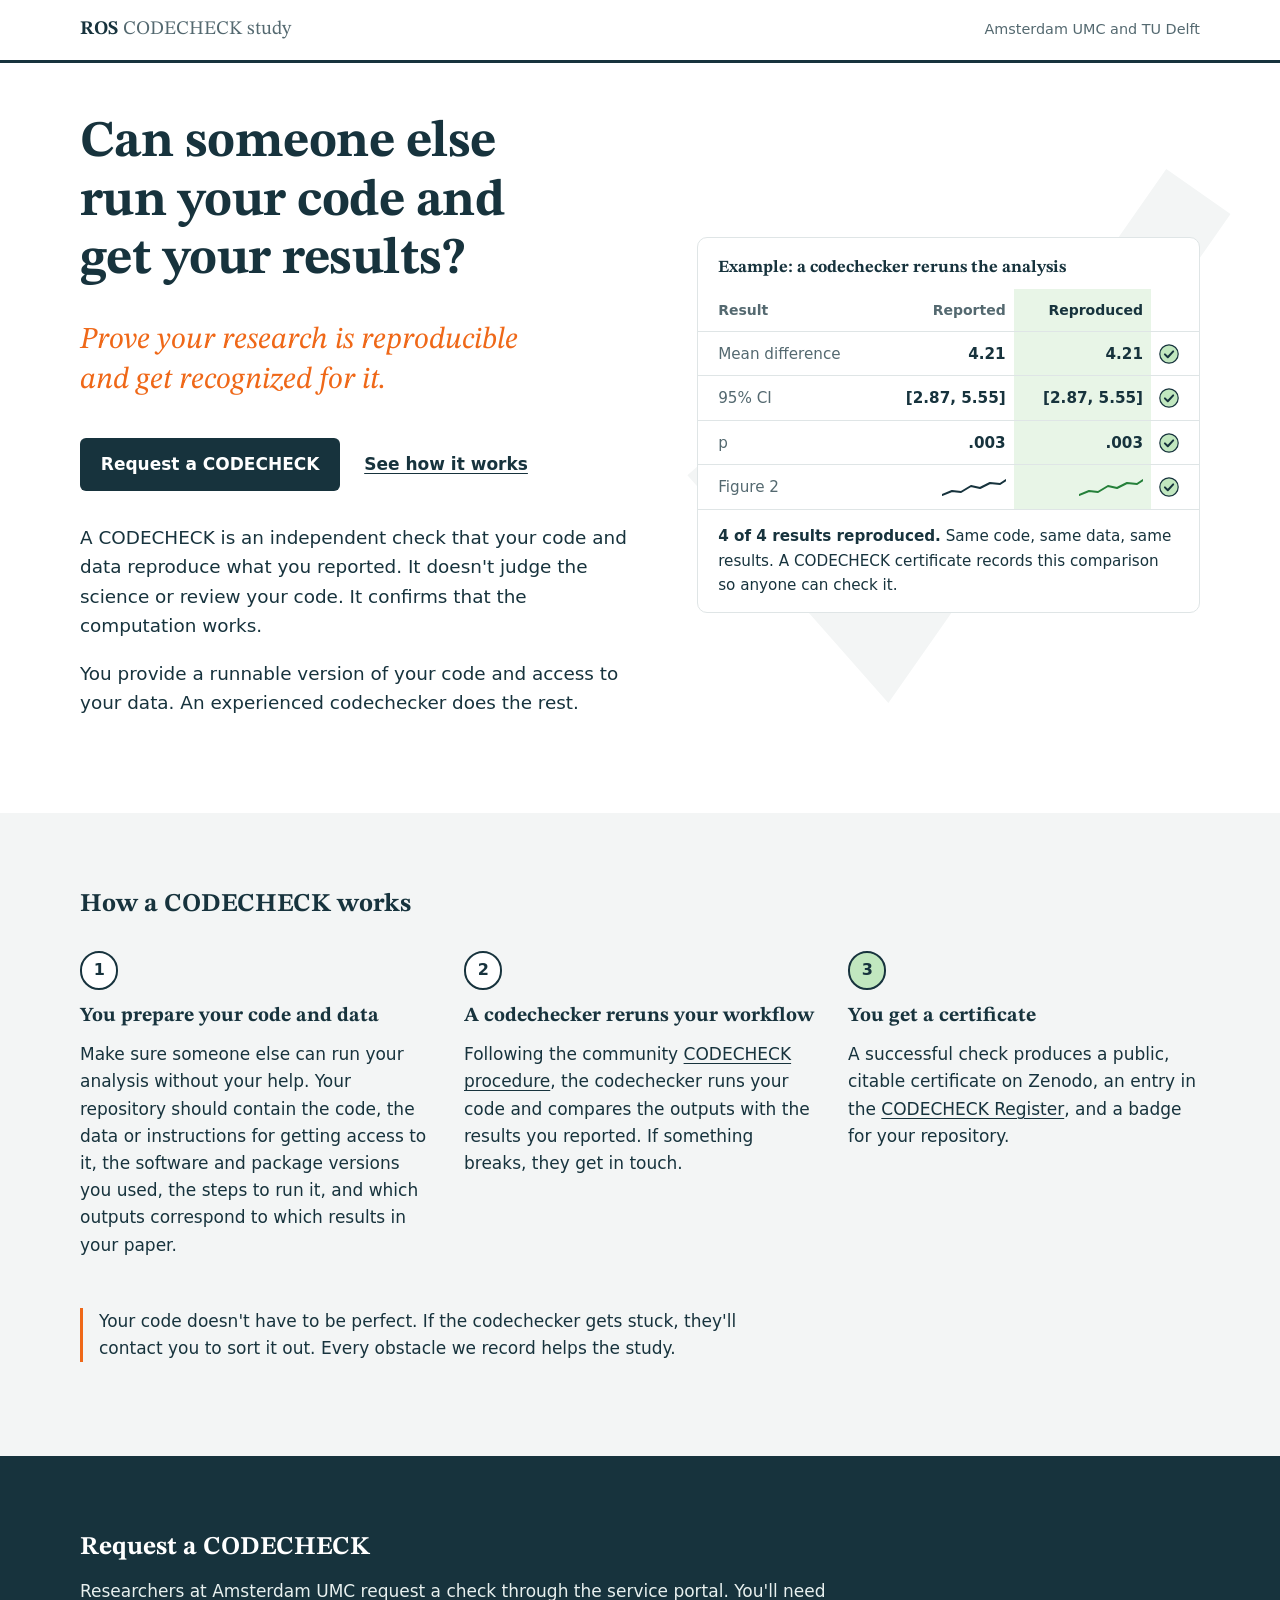
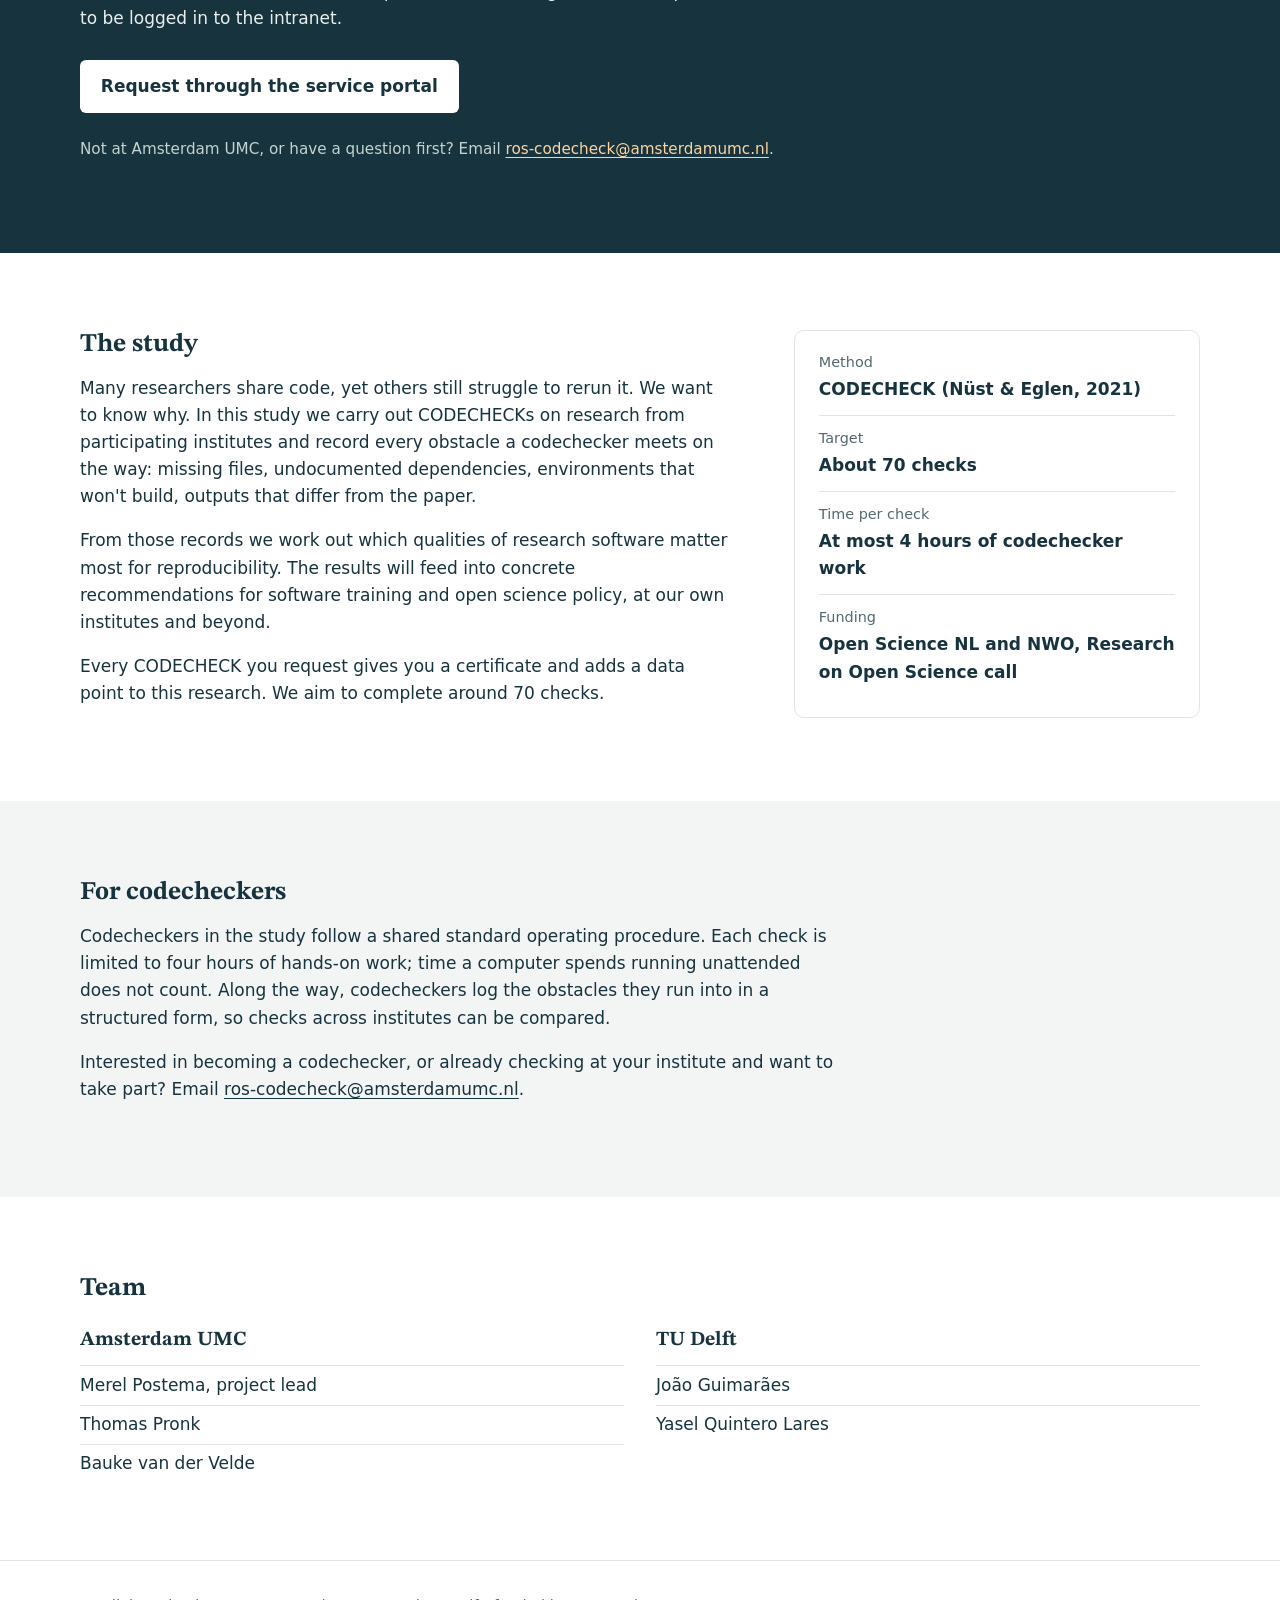
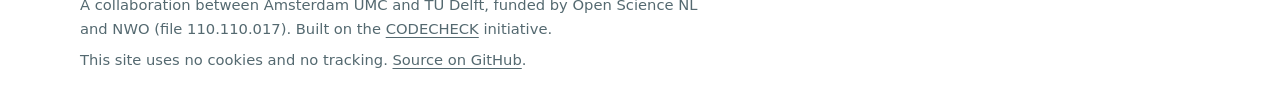
<file: index.html>
<!doctype html>
<html lang="en">
<head>
  <meta charset="utf-8">
  <meta name="viewport" content="width=device-width, initial-scale=1">
  <title>Get your code checked | ROS CODECHECK study</title>
  <meta name="description" content="Request a CODECHECK and help a funded study find out which software qualities make research reproducible. Amsterdam UMC and TU Delft.">
  <link rel="stylesheet" href="assets/style.css?v=10">
  <link rel="icon" href="assets/favicon.svg" type="image/svg+xml">
</head>
<body>
  <a class="skip" href="#main">Skip to content</a>

  <header class="site-header">
    <div class="wrap header-inner">
      <a class="wordmark" href="./">ROS <span>CODECHECK study</span></a>
      <p class="header-org">Amsterdam UMC and TU Delft</p>
    </div>
  </header>

  <main id="main">
    <section class="hero">
      <div class="wrap hero-grid">
        <div class="hero-text">
          <h1>Can someone else run your code and get your results?</h1>
          <p class="subtitle">Prove your research is reproducible and get recognized for it.</p>
          <p class="actions">
            <a class="button" href="#request">Request a CODECHECK</a>
            <a class="text-link" href="#how">See how it works</a>
          </p>
          <p class="lede">A CODECHECK is an independent check that your code and data reproduce what you reported. It doesn't judge the science or review your code. It confirms that the computation works.</p>
          <p class="lede">You provide a runnable version of your code and access to your data. An experienced codechecker does the rest.</p>
        </div>

        <figure class="rerun" aria-labelledby="rerun-caption">
          <p class="rerun-title">Example: a codechecker reruns the analysis</p>
          <table>
            <thead>
              <tr>
                <th scope="col">Result</th>
                <th scope="col">Reported</th>
                <th scope="col" class="col-repro">Reproduced</th>
                <th scope="col"><span class="visually-hidden">Match</span></th>
              </tr>
            </thead>
            <tbody>
              <tr>
                <th scope="row">Mean difference</th>
                <td>4.21</td>
                <td class="col-repro">4.21</td>
                <td><svg class="tick" viewBox="0 0 20 20" role="img" aria-label="matches"><circle cx="10" cy="10" r="9.2"/><path d="M5.9 10.4l2.9 2.9 5.4-5.9"/></svg></td>
              </tr>
              <tr>
                <th scope="row">95% CI</th>
                <td>[2.87, 5.55]</td>
                <td class="col-repro">[2.87, 5.55]</td>
                <td><svg class="tick" viewBox="0 0 20 20" role="img" aria-label="matches"><circle cx="10" cy="10" r="9.2"/><path d="M5.9 10.4l2.9 2.9 5.4-5.9"/></svg></td>
              </tr>
              <tr>
                <th scope="row">p</th>
                <td>.003</td>
                <td class="col-repro">.003</td>
                <td><svg class="tick" viewBox="0 0 20 20" role="img" aria-label="matches"><circle cx="10" cy="10" r="9.2"/><path d="M5.9 10.4l2.9 2.9 5.4-5.9"/></svg></td>
              </tr>
              <tr>
                <th scope="row">Figure 2</th>
                <td class="spark"><svg viewBox="0 0 64 20" role="img" aria-label="line chart"><polyline points="0,17 10,13 19,14 29,8 38,10 48,5 58,6 64,2"/></svg></td>
                <td class="spark col-repro"><svg viewBox="0 0 64 20" role="img" aria-label="identical line chart"><polyline points="0,17 10,13 19,14 29,8 38,10 48,5 58,6 64,2"/></svg></td>
                <td><svg class="tick" viewBox="0 0 20 20" role="img" aria-label="matches"><circle cx="10" cy="10" r="9.2"/><path d="M5.9 10.4l2.9 2.9 5.4-5.9"/></svg></td>
              </tr>
            </tbody>
          </table>
          <figcaption id="rerun-caption"><strong>4 of 4 results reproduced.</strong> Same code, same data, same results. A CODECHECK certificate records this comparison so anyone can check it.</figcaption>
        </figure>
      </div>
    </section>

    <section id="how" class="band">
      <div class="wrap">
        <h2>How a CODECHECK works</h2>
        <ol class="steps">
          <li>
            <h3>You prepare your code and data</h3>
            <p>Make sure someone else can run your analysis without your help. Your repository should contain the code, the data or instructions for getting access to it, the software and package versions you used, the steps to run it, and which outputs correspond to which results in your paper.</p>
          </li>
          <li>
            <h3>A codechecker reruns your workflow</h3>
            <p>Following the community <a href="https://codecheck.org.uk/guide/community-workflow-overview">CODECHECK procedure</a>, the codechecker runs your code and compares the outputs with the results you reported. If something breaks, they get in touch.</p>
          </li>
          <li>
            <h3>You get a certificate</h3>
            <p>A successful check produces a public, citable certificate on Zenodo, an entry in the <a href="https://codecheck.org.uk/register/">CODECHECK Register</a>, and a badge for your repository.</p>
          </li>
        </ol>
        <p class="aside">Your code doesn't have to be perfect. If the codechecker gets stuck, they'll contact you to sort it out. Every obstacle we record helps the study.</p>
      </div>
    </section>

    <section id="request" class="request">
      <div class="wrap narrow">
        <h2>Request a CODECHECK</h2>
        <p>Researchers at Amsterdam UMC request a check through the service portal. You'll need to be logged in to the intranet.</p>
        <p class="actions">
          <a class="button button-light" href="https://amsterdamumc.service-now.com/esc?id=kb_article&amp;sysparm_article=KB0024283">Request through the service portal</a>
        </p>
        <!-- TODO: placeholder address, replace once the project mailbox exists -->
        <p class="request-note">Not at Amsterdam UMC, or have a question first? Email <a href="mailto:ros-codecheck@amsterdamumc.nl">ros-codecheck@amsterdamumc.nl</a>.</p>
      </div>
    </section>

    <section id="study">
      <div class="wrap two-col">
        <div>
          <h2>The study</h2>
          <p>Many researchers share code, yet others still struggle to rerun it. We want to know why. In this study we carry out CODECHECKs on research from participating institutes and record every obstacle a codechecker meets on the way: missing files, undocumented dependencies, environments that won't build, outputs that differ from the paper.</p>
          <p>From those records we work out which qualities of research software matter most for reproducibility. The results will feed into concrete recommendations for software training and open science policy, at our own institutes and beyond.</p>
          <p>Every CODECHECK you request gives you a certificate and adds a data point to this research. We aim to complete around 70 checks.</p>
        </div>
        <aside class="facts" aria-label="Study facts">
          <dl>
            <div><dt>Method</dt><dd>CODECHECK (Nüst &amp; Eglen, 2021)</dd></div>
            <div><dt>Target</dt><dd>About 70 checks</dd></div>
            <div><dt>Time per check</dt><dd>At most 4 hours of codechecker work</dd></div>
            <div><dt>Funding</dt><dd>Open Science NL and NWO, Research on Open Science call</dd></div>
          </dl>
        </aside>
      </div>
    </section>

    <section id="codecheckers" class="band">
      <div class="wrap narrow">
        <h2>For codecheckers</h2>
        <p>Codecheckers in the study follow a shared standard operating procedure. Each check is limited to four hours of hands-on work; time a computer spends running unattended does not count. Along the way, codecheckers log the obstacles they run into in a structured form, so checks across institutes can be compared.</p>
        <p>Interested in becoming a codechecker, or already checking at your institute and want to take part? Email <a href="mailto:ros-codecheck@amsterdamumc.nl">ros-codecheck@amsterdamumc.nl</a>.</p>
      </div>
    </section>

    <section id="team">
      <div class="wrap">
        <h2>Team</h2>
        <div class="team">
          <div>
            <h3>Amsterdam UMC</h3>
            <ul>
              <li>Merel Postema, project lead</li>
              <li>Thomas Pronk</li>
              <li>Bauke van der Velde</li>
            </ul>
          </div>
          <div>
            <h3>TU Delft</h3>
            <ul>
              <li>João Guimarães</li>
              <li>Yasel Quintero Lares</li>
            </ul>
          </div>
        </div>
      </div>
    </section>

  </main>

  <footer class="site-footer">
    <div class="wrap footer-inner">
      <p>A collaboration between Amsterdam UMC and TU Delft, funded by Open Science NL and NWO (file 110.110.017). Built on the <a href="https://codecheck.org.uk/">CODECHECK</a> initiative.</p>
      <p>This site uses no cookies and no tracking. <a href="https://github.com/ros-codechecks/ros-codechecks.github.io">Source on GitHub</a>.</p>
    </div>
  </footer>
</body>
</html>
</file>
<file: assets/style.css>
/* ROS CODECHECK study
   Palette: ink teal, paper, reproduced green, obstacle amber. System fonts only (no third-party requests). */

@font-face {
  font-family: "STIX Two Text"; font-style: normal; font-weight: 700; font-display: swap;
  src: url("fonts/stix-two-text-latin-700-normal.woff2") format("woff2");
}
@font-face {
  font-family: "STIX Two Text"; font-style: normal; font-weight: 400; font-display: swap;
  src: url("fonts/stix-two-text-latin-400-normal.woff2") format("woff2");
}
@font-face {
  font-family: "STIX Two Text"; font-style: italic; font-weight: 400; font-display: swap;
  src: url("fonts/stix-two-text-latin-400-italic.woff2") format("woff2");
}

:root {
  --ink: #17333d;        /* flyer ink teal: headings, header, buttons */
  --text: #17333d;       /* body text, same ink as the flyer */
  --muted: #546970;
  --paper: #ffffff;
  --band: #f3f5f5;       /* flyer watermark grey */
  --line: #dfe5e6;
  --green: #25803a;      /* CODECHECK green */
  --green-soft: #e8f5e7;
  --tick: #c1e7bf;       /* flyer tick fill */
  --orange: #ef6818;     /* flyer accent: large text only (3.2:1 on white) */
  --peach: #fcd4a2;      /* flyer link colour on dark ink */
  --amber: #ef6818;

  --serif: "STIX Two Text", Charter, "Iowan Old Style", Georgia, serif;
  --sans: Galvji, system-ui, -apple-system, "Segoe UI", Roboto, "Helvetica Neue", Arial, sans-serif;

  --step-0: 1.0625rem;
  --step-1: 1.25rem;
  --step-2: 1.6rem;
  --step-3: clamp(2.1rem, 1.3rem + 2.6vw, 3.2rem);
  --measure: 66ch;
}

*, *::before, *::after { box-sizing: border-box; }

html { scroll-behavior: smooth; }
@media (prefers-reduced-motion: reduce) { html { scroll-behavior: auto; } }

body {
  margin: 0;
  font-family: var(--sans);
  font-size: var(--step-0);
  line-height: 1.6;
  color: var(--text);
  background: var(--paper);
}

h1, h2, h3 {
  font-family: var(--serif);
  color: var(--ink);
  line-height: 1.15;
  font-weight: 700;
  margin: 0 0 0.6em;
}
h1 { font-size: var(--step-3); letter-spacing: -0.01em; max-width: 19ch; }
h2 { font-size: var(--step-2); }
h3 { font-size: var(--step-1); line-height: 1.3; }

p { margin: 0 0 1em; max-width: var(--measure); }

a { color: var(--ink); text-decoration-thickness: 1px; text-underline-offset: 0.18em; }
a:hover { text-decoration-thickness: 2px; }
:focus-visible { outline: 3px solid var(--amber); outline-offset: 3px; border-radius: 2px; }

.wrap { width: min(1120px, 100% - 2.5rem); margin-inline: auto; }
.narrow > * { max-width: 760px; }

.skip {
  position: absolute; left: -9999px; top: 0;
  background: var(--ink); color: #fff; padding: 0.5rem 1rem; z-index: 10;
}
.skip:focus { left: 1rem; top: 1rem; }

/* Header */
.site-header { border-bottom: 3px solid var(--ink); background: var(--paper); }
.header-inner { display: flex; align-items: baseline; justify-content: space-between; gap: 0.25rem 1rem; padding-block: 0.9rem; flex-wrap: wrap; }
.wordmark { font-family: var(--serif); font-weight: 700; font-size: 1.2rem; color: var(--ink); text-decoration: none; }
.wordmark span { font-weight: 400; color: var(--muted); }
.header-org { margin: 0; font-size: 0.9rem; color: var(--muted); }

/* Hero */
.hero {
  padding-block: clamp(2.5rem, 4vw, 4rem) clamp(3rem, 6vw, 5rem);
  background: url("data:image/svg+xml,%3Csvg xmlns='http://www.w3.org/2000/svg' viewBox='0 0 100 100'%3E%3Cpath d='M8 52 L38 86 L94 6' fill='none' stroke='%23f3f5f5' stroke-width='14' stroke-linejoin='miter'/%3E%3C/svg%3E") right max(1rem, calc((100vw - 1120px) / 2 - 2rem)) center / min(44vw, 560px) no-repeat;
}
.subtitle { font-family: var(--serif); font-style: italic; color: var(--orange); font-size: clamp(1.5rem, 1.2rem + 1vw, 1.9rem); line-height: 1.3; max-width: 30ch; margin-bottom: 1.25em; }
.hero-grid { display: grid; grid-template-columns: 1.1fr 1fr; gap: clamp(2rem, 5vw, 4.5rem); align-items: center; }
.lede { font-size: 1.15rem; color: var(--text); }
.actions { display: flex; flex-wrap: wrap; gap: 1rem 1.5rem; align-items: center; margin-top: 1.75rem; }
.hero-text .actions { margin: 0 0 2rem; }

.button {
  display: inline-block; background: var(--ink); color: #fff; text-decoration: none;
  font-weight: 600; padding: 0.8rem 1.3rem; border-radius: 6px;
}
.button:hover { background: #24505c; }
.button-light { background: #fff; color: var(--ink); }
.button-light:hover { background: var(--peach); }
.text-link { font-weight: 600; }

/* The rerun figure: the one memorable element */
.rerun {
  margin: 0;
  border: 1px solid var(--line); border-radius: 10px; overflow: hidden;
  background: var(--paper);
}
.rerun-title { font-family: var(--serif); font-weight: 700; color: var(--ink); margin: 0; padding: 1rem 1.25rem 0.5rem; }
.rerun table { width: 100%; border-collapse: collapse; font-size: 0.95rem; }
.rerun th, .rerun td { padding: 0.6rem 0.5rem; text-align: right; border-top: 1px solid var(--line); white-space: nowrap; }
.rerun th:first-child { padding-left: 1.25rem; }
.rerun td:last-child, .rerun th:last-child { padding-right: 1.25rem; width: 2.5rem; text-align: center; }
.rerun thead th { font-weight: 600; color: var(--muted); font-size: 0.875rem; border-top: 0; }
.rerun tbody th, .rerun thead th:first-child { text-align: left; }
.rerun tbody th { font-weight: 400; color: var(--muted); }
.rerun td { font-variant-numeric: tabular-nums; font-weight: 600; color: var(--ink); }
.rerun .col-repro { background: var(--green-soft); }
.rerun thead .col-repro { color: var(--ink); }
.spark svg { width: 64px; height: 20px; display: inline-block; vertical-align: middle; }
.spark polyline { fill: none; stroke: var(--ink); stroke-width: 2; stroke-linejoin: round; stroke-linecap: round; }
.spark.col-repro polyline { stroke: var(--green); }
.tick { display: block; margin: 0 auto; width: 1.25rem; height: 1.25rem; }
.tick circle { fill: var(--tick); stroke: var(--ink); stroke-width: 1.2; }
.tick path { fill: none; stroke: var(--ink); stroke-width: 2; stroke-linecap: round; stroke-linejoin: round; }
.rerun figcaption { padding: 0.9rem 1.25rem; border-top: 1px solid var(--line); font-size: 0.95rem; }
.rerun figcaption strong { color: var(--ink); }
.visually-hidden { position: absolute; width: 1px; height: 1px; overflow: hidden; clip: rect(0 0 0 0); white-space: nowrap; }

/* Sections */
main > section { padding-block: clamp(3rem, 6vw, 5rem); }
.band { background: var(--band); }

.steps { list-style: none; counter-reset: step; margin: 2rem 0 0; padding: 0; display: grid; grid-template-columns: repeat(3, 1fr); gap: 2rem; }
.steps li { counter-increment: step; position: relative; padding-top: 3.25rem; }
.steps li::before {
  content: counter(step);
  position: absolute; top: 0; left: 0;
  width: 2.4rem; height: 2.4rem; border-radius: 50%;
  display: grid; place-items: center;
  font-family: var(--sans); font-weight: 700; font-size: 1rem; line-height: 1; color: var(--ink);
  font-variant-numeric: tabular-nums;
  border: 2px solid var(--ink); background: var(--paper);
}
.steps li:last-child::before { background: var(--tick); }
.aside { margin-top: 2rem; padding-left: 1rem; border-left: 3px solid var(--amber); color: var(--text); }

.two-col { display: grid; grid-template-columns: 1.6fr 1fr; gap: clamp(2rem, 5vw, 4rem); align-items: start; }
.facts { border: 1px solid var(--line); border-radius: 10px; padding: 1.25rem 1.5rem; }
.facts dl { margin: 0; }
.facts dl > div { padding: 0.7rem 0; border-top: 1px solid var(--line); }
.facts dl > div:first-child { border-top: 0; padding-top: 0; }
.facts dt { font-size: 0.9rem; color: var(--muted); }
.facts dd { margin: 0.15rem 0 0; font-weight: 600; color: var(--ink); }

.team { display: grid; grid-template-columns: repeat(auto-fit, minmax(240px, 1fr)); gap: 2rem; margin-top: 1.5rem; }
.team ul { list-style: none; margin: 0; padding: 0; }
.team li { padding: 0.35rem 0; border-top: 1px solid var(--line); }

.request { background: var(--ink); color: #e8f0ef; }
.request h2 { color: #fff; }
.request a:not(.button) { color: var(--peach); }
.request-note { margin-top: 1.5rem; font-size: 0.95rem; color: #c3d3d1; }

/* Footer */
.site-footer { border-top: 1px solid var(--line); padding-block: 2rem; font-size: 0.92rem; color: var(--muted); }
.site-footer a { color: var(--muted); }
.footer-inner p { margin-bottom: 0.5rem; }

/* Responsive */
@media (max-width: 900px) {
  .hero-grid, .two-col { grid-template-columns: 1fr; }
  .steps { grid-template-columns: 1fr; gap: 1.75rem; }
}
@media (max-width: 520px) {
  /* keep the request button on the first screen: put it right after the subtitle */
  .hero { padding-block: 2rem 3rem; }
  .hero-text { display: flex; flex-direction: column; }
  .hero-text .actions { display: contents; }
  .hero-text .button { order: 1; align-self: flex-start; margin-bottom: 1.75rem; }
  .hero-text .lede { order: 2; }
  .hero-text .text-link { order: 3; align-self: flex-start; }
  .rerun table { font-size: 0.85rem; }
  .rerun th, .rerun td { padding-inline: 0.3rem; }
  .rerun tbody th { white-space: normal; }
  .rerun th:first-child { padding-left: 0.8rem; }
  .rerun td:last-child, .rerun th:last-child { padding-right: 0.8rem; width: 2rem; }
  .rerun-title, .rerun figcaption { padding-inline: 0.8rem; }
  .spark svg { width: 48px; }
}
</file>
